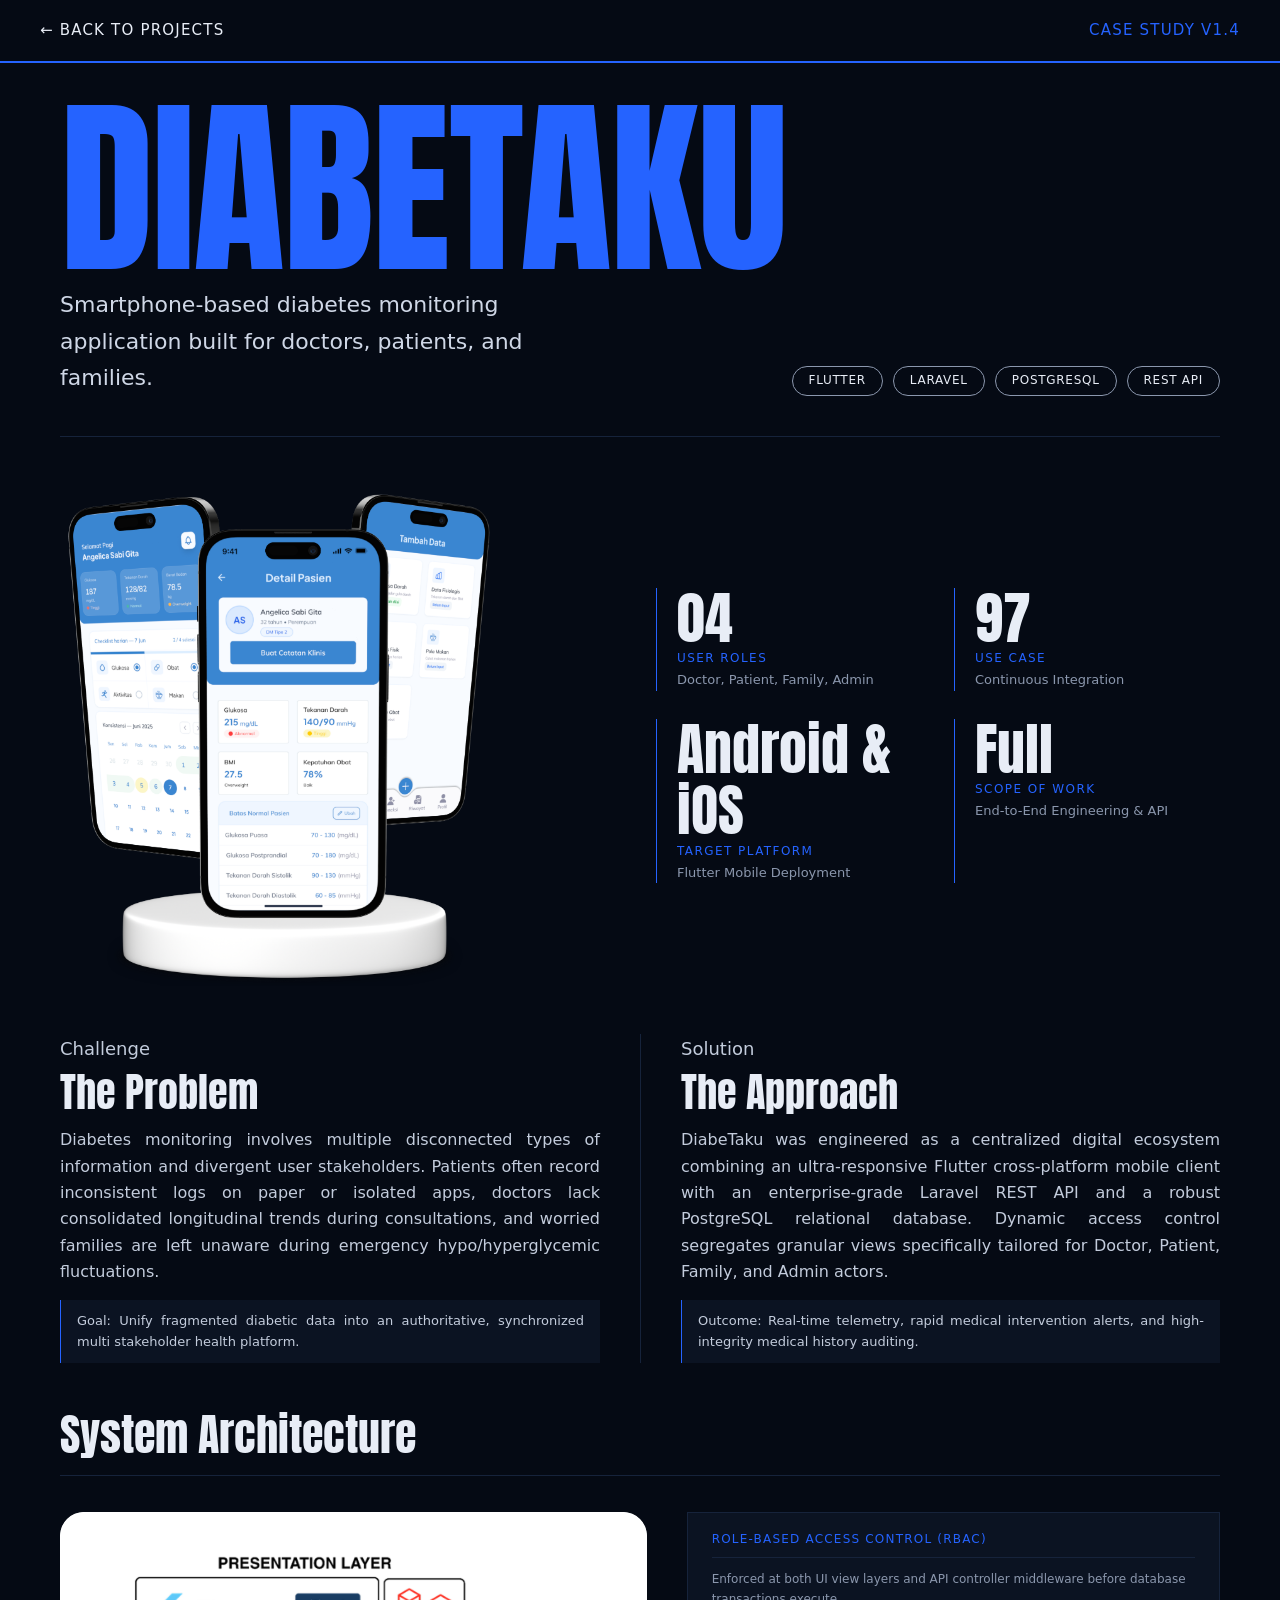
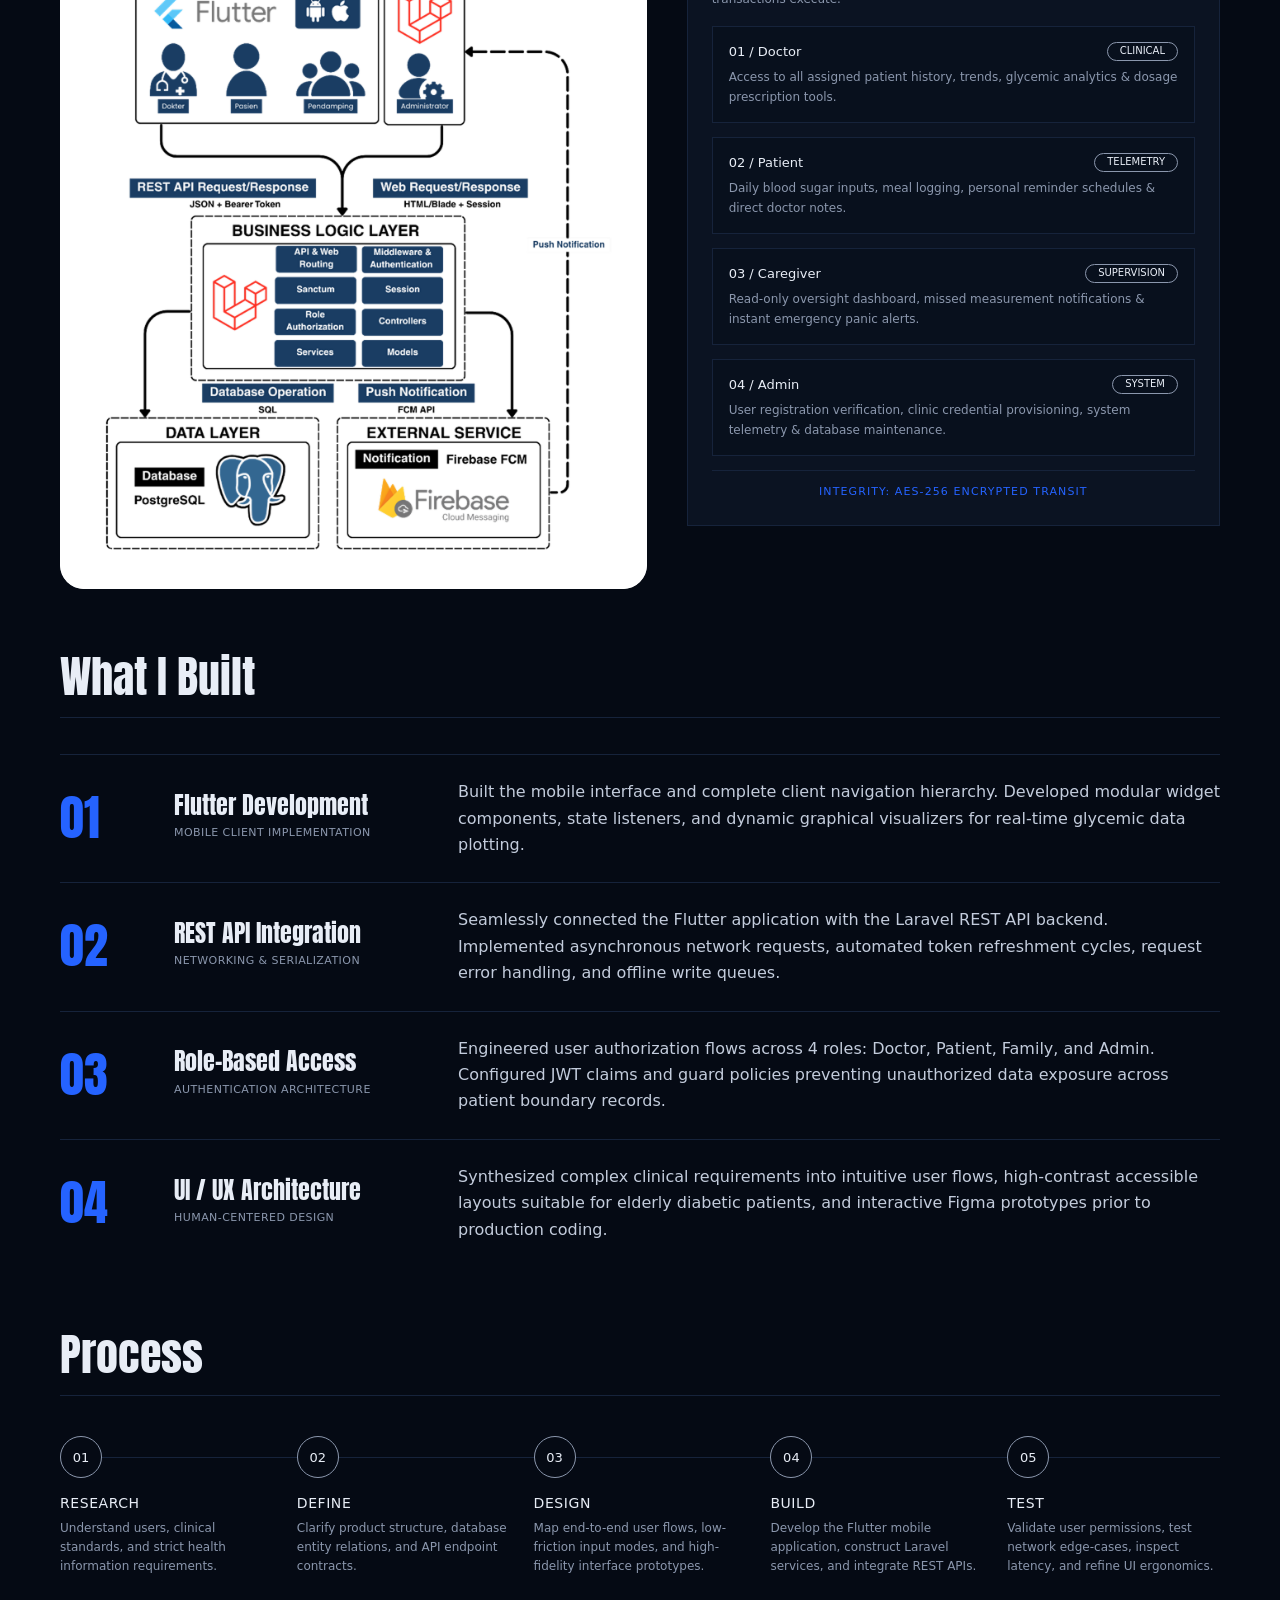
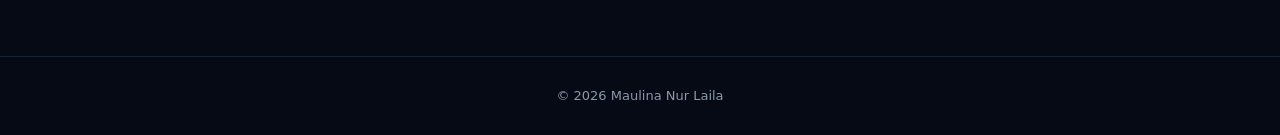
<file: diabetaku.html>
<!DOCTYPE html>
<html lang="en">
<head>
  <meta charset="UTF-8">
  <meta name="viewport" content="width=device-width, initial-scale=1.0">
  <title>DiabetAku - Case Study | Maulina Nur Laila</title>
  <meta name="description" content="Case study DiabetAku, aplikasi pemantauan diabetes berbasis smartphone.">
  <link href="https://fonts.googleapis.com/css2?family=Anton&family=Inter:wght@300;400;500&display=swap" rel="stylesheet">
  <link rel="stylesheet" href="diabetaku.css">
</head>
<body>

  <!-- TOP BAR -->
  <nav class="topbar">
    <a href="index.html#projects">← Back to projects</a>
    <span>Case study v1.4</span>
  </nav>

  <main>
    <!-- HERO -->
    <header class="hero">
      <h1>DIABETAKU</h1>
      <div class="hero-row">
        <p class="sub">Smartphone-based diabetes monitoring application built for doctors, patients, and families.</p>
        <ul class="tags">
          <li>Flutter</li><li>Laravel</li><li>PostgreSQL</li><li>REST API</li>
        </ul>
      </div>
    </header>

    <!-- MOCKUP + STATS -->
    <section class="showcase">
      <img src="assets/diabetaku-mockup.png" alt="Tampilan aplikasi DiabetAku di tiga layar ponsel">
      <dl class="stats">
        <div><dt>04</dt><dd><b>User Roles</b>Doctor, Patient, Family, Admin</dd></div>
        <div><dt>97</dt><dd><b>Use Case</b>Continuous Integration</dd></div>
        <div><dt>Android &amp; iOS</dt><dd><b>Target Platform</b>Flutter Mobile Deployment</dd></div>
        <div><dt>Full</dt><dd><b>Scope of Work</b>End-to-End Engineering &amp; API</dd></div>
      </dl>
    </section>

    <!-- PROBLEM & SOLUTION -->
    <section class="ps">
      <div>
        <p class="kicker">Challenge</p>
        <h2>The Problem</h2>
        <p>Diabetes monitoring involves multiple disconnected types of information and divergent user stakeholders. Patients often record inconsistent logs on paper or isolated apps, doctors lack consolidated longitudinal trends during consultations, and worried families are left unaware during emergency hypo/hyperglycemic fluctuations.</p>
        <p class="note">Goal: Unify fragmented diabetic data into an authoritative, synchronized multi stakeholder health platform.</p>
      </div>
      <div>
        <p class="kicker">Solution</p>
        <h2>The Approach</h2>
        <p>DiabeTaku was engineered as a centralized digital ecosystem combining an ultra-responsive Flutter cross-platform mobile client with an enterprise-grade Laravel REST API and a robust PostgreSQL relational database. Dynamic access control segregates granular views specifically tailored for Doctor, Patient, Family, and Admin actors.</p>
        <p class="note">Outcome: Real-time telemetry, rapid medical intervention alerts, and high-integrity medical history auditing.</p>
      </div>
    </section>

    <!-- SYSTEM ARCHITECTURE -->
    <section class="arch">
      <h2 class="section-title">System Architecture</h2>
      <div class="arch-grid">
        <img class="diagram" src="assets/diabetaku-arsitektur.png" alt="Diagram arsitektur sistem DiabetAku: presentation layer, business logic layer, data layer, dan external service">

        <aside class="rbac">
          <h3>Role-Based Access Control (RBAC)</h3>
          <p class="rbac-intro">Enforced at both UI view layers and API controller middleware before database transactions execute.</p>

          <div class="role">
            <div><h4>01 / Doctor</h4><span>Clinical</span></div>
            <p>Access to all assigned patient history, trends, glycemic analytics &amp; dosage prescription tools.</p>
          </div>
          <div class="role">
            <div><h4>02 / Patient</h4><span>Telemetry</span></div>
            <p>Daily blood sugar inputs, meal logging, personal reminder schedules &amp; direct doctor notes.</p>
          </div>
          <div class="role">
            <div><h4>03 / Caregiver</h4><span>Supervision</span></div>
            <p>Read-only oversight dashboard, missed measurement notifications &amp; instant emergency panic alerts.</p>
          </div>
          <div class="role">
            <div><h4>04 / Admin</h4><span>System</span></div>
            <p>User registration verification, clinic credential provisioning, system telemetry &amp; database maintenance.</p>
          </div>

          <p class="integrity">Integrity: AES-256 encrypted transit</p>
        </aside>
      </div>
    </section>

    <!-- WHAT I BUILT -->
    <section class="built">
      <h2 class="section-title">What I Built</h2>
      <ol>
        <li>
          <span class="num">01</span>
          <div class="what"><h3>Flutter Development</h3><small>Mobile client implementation</small></div>
          <p>Built the mobile interface and complete client navigation hierarchy. Developed modular widget components, state listeners, and dynamic graphical visualizers for real-time glycemic data plotting.</p>
        </li>
        <li>
          <span class="num">02</span>
          <div class="what"><h3>REST API Integration</h3><small>Networking &amp; serialization</small></div>
          <p>Seamlessly connected the Flutter application with the Laravel REST API backend. Implemented asynchronous network requests, automated token refreshment cycles, request error handling, and offline write queues.</p>
        </li>
        <li>
          <span class="num">03</span>
          <div class="what"><h3>Role-Based Access</h3><small>Authentication architecture</small></div>
          <p>Engineered user authorization flows across 4 roles: Doctor, Patient, Family, and Admin. Configured JWT claims and guard policies preventing unauthorized data exposure across patient boundary records.</p>
        </li>
        <li>
          <span class="num">04</span>
          <div class="what"><h3>UI / UX Architecture</h3><small>Human-centered design</small></div>
          <p>Synthesized complex clinical requirements into intuitive user flows, high-contrast accessible layouts suitable for elderly diabetic patients, and interactive Figma prototypes prior to production coding.</p>
        </li>
      </ol>
    </section>

    <!-- PROCESS -->
    <section class="process">
      <h2 class="section-title">Process</h2>
      <ol class="steps">
        <li><span>01</span><h3>Research</h3><p>Understand users, clinical standards, and strict health information requirements.</p></li>
        <li><span>02</span><h3>Define</h3><p>Clarify product structure, database entity relations, and API endpoint contracts.</p></li>
        <li><span>03</span><h3>Design</h3><p>Map end-to-end user flows, low-friction input modes, and high-fidelity interface prototypes.</p></li>
        <li><span>04</span><h3>Build</h3><p>Develop the Flutter mobile application, construct Laravel services, and integrate REST APIs.</p></li>
        <li><span>05</span><h3>Test</h3><p>Validate user permissions, test network edge-cases, inspect latency, and refine UI ergonomics.</p></li>
      </ol>
    </section>
  </main>

  <footer>© 2026 Maulina Nur Laila</footer>
</body>
</html>
</file>
<file: diabetaku.css>
/* Style khusus halaman case study DiabetAku.
   Terpisah dari style.css supaya halaman utama tidak terpengaruh. */

:root {
  --bg: #050a14;
  --panel: #0b1322;
  --line: #16233b;
  --blue: #2563ff;
  --text: #e8edf6;
  --muted: #8b97ad;
  --display: "Anton", "Arial Narrow", sans-serif;
  --body: "Plus Jakarta Sans", system-ui, sans-serif;
  --pad: clamp(20px, 3.5vw, 40px);
}

* { box-sizing: border-box; margin: 0; padding: 0; }

body {
  background: var(--bg);
  color: var(--text);
  font: 300 16px/1.65 var(--body);
}

img { max-width: 100%; display: block; }
ol, ul { list-style: none; }
a { color: inherit; text-decoration: none; }
a:focus-visible { outline: 2px solid var(--blue); outline-offset: 3px; }

main { max-width: 1240px; margin: 0 auto; padding: 0 var(--pad); }

/* Top bar */
.topbar {
  display: flex; justify-content: space-between;
  padding: 18px var(--pad);
  border-bottom: 2px solid var(--blue);
  font-size: 15px; letter-spacing: .08em; text-transform: uppercase;
}
.topbar a:hover { color: var(--blue); }
.topbar span { color: var(--blue); }

/* Judul section */
h1, h2, h3 { font-family: var(--display); font-weight: 400; line-height: 1.05; }
.section-title {
  font-size: clamp(32px, 4vw, 44px);
  padding-bottom: 18px;
  border-bottom: 1px solid var(--line);
  margin-bottom: 36px;
}

/* Hero */
.hero { padding: 36px 0 40px; border-bottom: 1px solid var(--line); }
.hero h1 {
  font-size: clamp(72px, 15vw, 190px);
  color: var(--blue);
  letter-spacing: -.01em;
  line-height: .95;
}
.hero-row {
  display: flex; justify-content: space-between; align-items: flex-end;
  gap: 24px; flex-wrap: wrap; margin-top: 8px;
}
.sub { max-width: 520px; font-size: clamp(18px, 2vw, 22px); color: #cfd7e6; }
.tags { display: flex; gap: 10px; flex-wrap: wrap; }
.tags li {
  border: 1px solid var(--muted); border-radius: 999px;
  padding: 4px 16px; font-size: 12px; letter-spacing: .06em; text-transform: uppercase;
}

/* Mockup + statistik */
.showcase {
  display: grid; grid-template-columns: 1fr 1fr; align-items: center;
  gap: 32px; padding: 48px 0;
}
.showcase img { max-width: 440px; }
.stats { display: grid; grid-template-columns: 1fr 1fr; gap: 28px 32px; }
.stats > div { border-left: 1px solid var(--blue); padding-left: 20px; }
.stats dt { font-family: var(--display); font-size: clamp(36px, 4.5vw, 56px); line-height: 1.1; }
.stats dd { font-size: 13px; color: var(--muted); }
.stats b {
  display: block; font-weight: 400; font-size: 12px;
  letter-spacing: .12em; text-transform: uppercase; color: var(--blue);
}

/* Problem & Solution */
.ps { display: grid; grid-template-columns: 1fr 1fr; gap: 0; padding-bottom: 8px; }
.ps > div { padding: 0 var(--pad) 0 0; display: flex; flex-direction: column; gap: 14px; }
.ps > div + div { padding: 0 0 0 var(--pad); border-left: 1px solid var(--line); }
.kicker { color: var(--blue); font-size: 18px; margin-bottom: -6px; }
.ps h2 { font-size: clamp(30px, 3.5vw, 40px); }
.ps p { text-align: justify; color: #c3ccdc; }
.note {
  margin-top: auto; padding: 10px 16px; font-size: 13px;
  border-left: 1px solid var(--blue); background: var(--panel);
}

/* Arsitektur */
.arch { padding-top: 40px; }
.arch-grid { display: grid; grid-template-columns: minmax(0, 1.1fr) minmax(0, 1fr); gap: 40px; align-items: start; }
.diagram { border-radius: 24px; background: #fff; width: 100%; }

.rbac { background: var(--panel); border: 1px solid var(--line); padding: 20px 24px 24px; }
.rbac h3 { font-family: var(--body); font-weight: 500; font-size: 12px; letter-spacing: .1em; text-transform: uppercase; color: var(--blue); }
.rbac-intro { font-size: 12px; color: var(--muted); padding: 12px 0 16px; border-top: 1px solid var(--line); margin-top: 12px; }
.role { border: 1px solid var(--line); background: #08101d; padding: 14px 16px; margin-bottom: 14px; }
.role > div { display: flex; justify-content: space-between; align-items: center; gap: 12px; }
.role h4 { font-weight: 400; font-size: 13px; }
.role span { border: 1px solid var(--muted); border-radius: 999px; padding: 0 12px; font-size: 10px; text-transform: uppercase; }
.role p { font-size: 12px; color: var(--muted); margin-top: 6px; }
.integrity { text-align: center; font-size: 11px; letter-spacing: .1em; text-transform: uppercase; color: var(--blue); padding-top: 12px; border-top: 1px solid var(--line); }

/* What I built */
.built { padding-top: 64px; }
.built li {
  display: grid; grid-template-columns: 90px 260px 1fr; gap: 24px; align-items: center;
  padding: 24px 0; border-top: 1px solid var(--line);
}
.built li:first-child { border-top-color: var(--line); }
.num { font-family: var(--display); font-size: 48px; color: var(--blue); }
.what h3 { font-size: 24px; }
.what small { font-size: 11px; letter-spacing: .04em; text-transform: uppercase; color: var(--muted); }
.built p { color: #c3ccdc; }

/* Process */
.process { padding: 64px 0 80px; }
.steps { display: grid; grid-template-columns: repeat(5, 1fr); gap: 24px; position: relative; }
.steps li { position: relative; padding-top: 4px; }
.steps span {
  display: grid; place-items: center; width: 42px; height: 42px;
  border: 1px solid var(--muted); border-radius: 50%;
  font-size: 13px; background: var(--bg); margin-bottom: 18px;
  position: relative; z-index: 1;
}
/* Garis penghubung antar langkah */
.steps::before {
  content: ""; position: absolute; left: 0; right: 0; top: 25px;
  height: 1px; background: var(--line);
}
.steps h3 { font-family: var(--body); font-weight: 500; font-size: 14px; letter-spacing: .04em; text-transform: uppercase; margin-bottom: 8px; }
.steps p { font-size: 12px; color: var(--muted); line-height: 1.6; }

footer { text-align: center; padding: 28px; font-size: 13px; color: var(--muted); border-top: 1px solid var(--line); }

/* Tablet */
@media (max-width: 960px) {
  .showcase, .ps, .arch-grid { grid-template-columns: 1fr; }
  .showcase img { margin: 0 auto; }
  .ps > div, .ps > div + div { padding: 0 0 32px; border-left: 0; }
  .built li { grid-template-columns: 60px 1fr; }
  .built li p { grid-column: 1 / -1; }
  .steps { grid-template-columns: repeat(2, 1fr); }
  .steps::before { display: none; }
}

/* Ponsel */
@media (max-width: 560px) {
  .stats { grid-template-columns: 1fr; }
  .steps { grid-template-columns: 1fr; }
  .ps p { text-align: left; }
}
</file>
